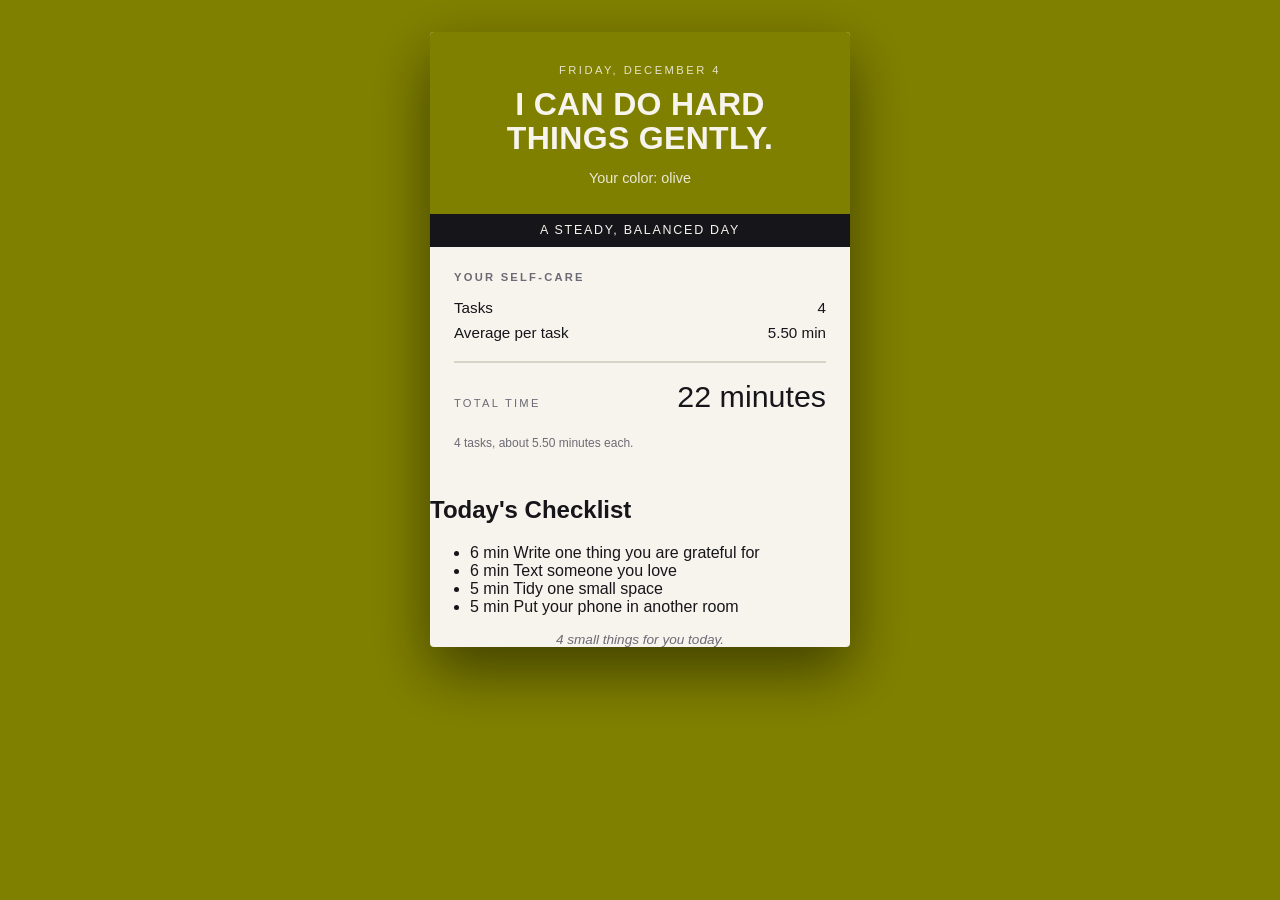
<file: Week9/index.html>
<!doctype html>
<html lang="en">
  <head>
    <meta charset="UTF-8" />
    <meta name="viewport" content="width=device-width, initial-scale=1.0" />
    <title>Show Page</title>
    <link rel="stylesheet" href="css/style.css" />
  </head>

  <body>
    <!-- Where Tuesday ended, plus one new empty element: the lineup list.
         If you kept your own file from Tuesday, use that one instead and just
         copy the <section class="lineup-wrap"> block below into it. -->

    <article class="affirmation-card">
      <header class="card-header">
        <p class="date" id="date-label"></p>
        <h1 class="affirmation-text" id="affirmation"></h1>
        <p class="color-note" id="color-line"></p>
      </header>

      <p class="status" id="day-message"></p>

      <section class="order">
        <h2>Your self-care</h2>

        <p class="line" id="tasks-line"></p>
        <p class="line" id="average-line"></p>

        <p class="total">
          <span>Total time</span>
          <strong id="total-time"></strong>
        </p>

        <p class="fine-print" id="fine-print"></p>
      </section>

      <section class="checklist">
        <h2>Today's Checklist</h2>
        <ul class="checklist" id="checklist"> </ul>
        <p class="tagline" id="tagline"></p>
      </section>
    </article>

    <script>
      /* ---------- Tuesday's code, so nobody is stuck ----------
         Everything below is where we finished last class. Today we replace
         the hard-coded facts at the top with randomly chosen ones. */

       const affirmations = [
        'I am allowed to take up space.',
        'Small steps still count.',
        'I can do hard things gently.',
        'Rest is part of the work.',
        'I am becoming who I want to be.',
        'Today does not have to be perfect.'
      ]

      const colors = [
        'teal',
        'sienna',
        'purple',
        'olive',
        'crimson'
      ]

      const selfCareTasks = [
        ' Drink a glass of water',
        ' Step outside for fresh air',
        ' Stretch your shoulders',
        ' Write one thing you are grateful for',
        ' Text someone you love',
        ' Tidy one small space',
        ' Put your phone in another room'
      ]

            /* =========================================================
         2. PICKING ONE AT RANDOM
         Math.random() gives a float from 0 up to (not including) 1.
         Multiply by the length, floor it, and you have a valid index.
         ========================================================= */

      function pickRandom(array) {
        return array[Math.floor(Math.random() * array.length)]
      }

      // whole number from min to max, including both
      function randomBetween(min, max) {
        return Math.floor(Math.random() * (max - min + 1)) + min
      }

      /* =========================================================
         3. A DIFFERENT SHOW EVERY RELOAD
         Same variable names as Tuesday -- only the right-hand side
         of each line has changed.
         ========================================================= */
      const affirmation = pickRandom(affirmations)
      const color = pickRandom(colors)

      // today's date, just for the label at the top
      const today = new Date()

      const dateLabel = today.toLocaleDateString('en-US', {
        weekday: 'long',
        month: 'long',
        day: 'numeric'
      })

      document.body.style.setProperty('--accent', color)

      const taskCount = randomBetween(3, 6) 

      // ternary
      const timeOfDay = today.getHours() < 12 ? 'this morning' : 'today'


     
      /* =========================================================
         6. A FOR LOOP OVER THE LINEUP
         ========================================================= */
      const start = randomBetween(0, selfCareTasks.length - 1)

      let checklistHTML = ''
      let totalMinutes = 0

      for (let i = 0; i < taskCount; i++) {
        const task = selfCareTasks[(start + i) % selfCareTasks.length]
        const minutes = randomBetween(1, 8)
        totalMinutes += minutes 

        // every other row striped
        const stripe = i % 2 === 1 ? 'stripe' : ''

        checklistHTML += `<li class="${stripe}"><span class="time">${minutes} min</span>${task}</li>`
      }

      const averageMinutes = totalMinutes / taskCount

      // booleans from comparisons
      const isGentleDay = totalMinutes < 10
      const isBigDay = totalMinutes > 25


      let dayMessage

      if (isBigDay) {
        dayMessage = 'A full day of looking after yourself'
      } else if (isGentleDay) {
        dayMessage = "A gentle day, and that's enough"
      } else {
        dayMessage = 'A steady, balanced day'
      }


      const tagline = `${taskCount} small things for you ${timeOfDay}.`
      /* =========================================================
         7. ON THE PAGE
         ========================================================= */

      document.querySelector('#date-label').textContent = dateLabel
      document.querySelector('#affirmation').textContent = affirmation
      document.querySelector('#color-line').textContent = `Your color: ${color}`
      document.querySelector('#day-message').textContent = dayMessage

      document.querySelector('#tasks-line').innerHTML =
        `<span>Tasks</span><span>${taskCount}</span>`

      document.querySelector('#average-line').innerHTML =
        `<span>Average per task</span><span>${averageMinutes.toFixed(2)} min</span>`


      document.querySelector('#total-time').textContent = `${totalMinutes} minutes`
      document.querySelector('#fine-print').textContent =
        `${taskCount} tasks, about ${averageMinutes.toFixed(2)} minutes each.`

      document.querySelector('#checklist').innerHTML = checklistHTML
      document.querySelector('#tagline').textContent = tagline

      console.log({ 
        affirmation, 
        color, 
        taskCount, 
        totalMinutes, 
        averageMinutes })
    </script>

  </body>
</html>
</file>
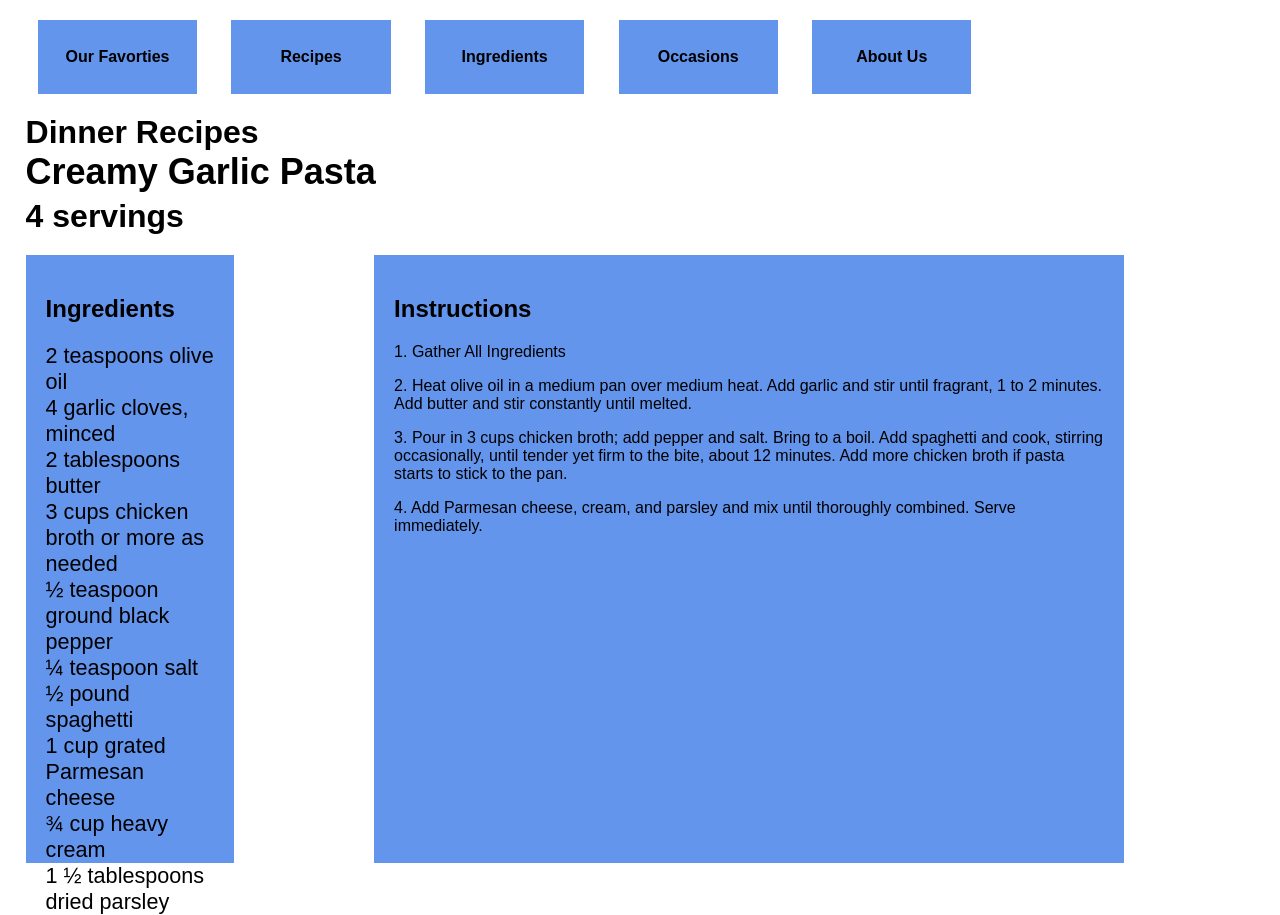
<file: Week3/HW3/index.html>
<!DOCTYPE html>
<html lang="en"></html>
<head>
    <meta charset="utf-8"/>
    <meta name="viewport" content="width=device-width, initial-scale=1" />
    <title>Creamy Garlic Pasta</title>
    <link rel="stylesheet" href="./css/styles.css" />
</head>

<body>
    <nav>
        <ul>
            <li><a href="#">Our Favorties</a></li>
            <li><a href="#">Recipes</a></li>
            <li><a href="#">Ingredients</a></li>
            <li><a href="#">Occasions</a></li>
            <li><a href="#">About Us</a></li>
        </ul>
    </nav>

    <header>
        <h2>Dinner Recipes</h2>
        <h1>Creamy Garlic Pasta</h1>
        <h2>4 servings</h2>
    </header>


    <main>
        <section class="ingredients">
            <h2>Ingredients</h2>
            <p>
              2 teaspoons olive oil<br />
              4 garlic cloves, minced<br />
              2 tablespoons butter<br />
              3 cups chicken broth or more as needed<br />
              &frac12; teaspoon ground black pepper<br />
              &frac14; teaspoon salt<br />
              &frac12; pound spaghetti<br />
              1 cup grated Parmesan cheese<br />
              &frac34; cup heavy cream<br />
              1 &frac12; tablespoons dried parsley
            </p>  
        </section>


        <section class="instructions">
            <h2>Instructions</h2>
            <p>1. Gather All Ingredients</p>
            <p>
              2. Heat olive oil in a medium pan over medium heat. Add garlic and
              stir until fragrant, 1 to 2 minutes. Add butter and stir constantly
              until melted.
            </p>
            <p>
              3. Pour in 3 cups chicken broth; add pepper and salt. Bring to a
              boil. Add spaghetti and cook, stirring occasionally, until tender yet
              firm to the bite, about 12 minutes. Add more chicken broth if pasta
              starts to stick to the pan.
            </p>
            <p>
              4. Add Parmesan cheese, cream, and parsley and mix until thoroughly
              combined. Serve immediately.
            </p>
          </section>
    </main>
</body>
</html>
</file>
<file: Week9/css/style.css>
/* ---------------------------------------------------------------
   The Fillmore East — show page
   Nothing in here needs changing today. The whole lesson happens
   in the <script> at the bottom of index.html.
   --------------------------------------------------------------- */

:root {
  --accent: #e0504f;
  --ink: #16151a;
  --paper: #f7f4ed;
  --muted: #6c6a75;
  --line: #d8d3c7;
  --ff-display: 'Oswald', 'Haettenschweiler', 'Arial Narrow', sans-serif;
  --ff-body: 'Helvetica Neue', Helvetica, Arial, sans-serif;
}

* {
  box-sizing: border-box;
}

body {
  margin: 0;
  padding: 2rem 1rem;
  background: var(--accent); 
  color: var(--ink);
  font-family: var(--ff-body);
  display: flex;
  justify-content: center;
  align-items: flex-start;
  min-height: 100vh;
}

.affirmation-card {
  background: var(--paper);
  width: 100%;
  max-width: 420px;
  border-radius: 4px;
  overflow: hidden;
  box-shadow: 0 24px 60px rgb(0 0 0 / 0.5);
}

/* ---------------------------------------------------------- card-header */

.card-header {
  background: var(--accent);
  color: var(--paper);
  padding: 2rem 1.5rem 1.75rem;
  text-align: center;
}

.card-header .date {
  margin: 0;
  font-size: 0.7rem;
  letter-spacing: 0.22em;
  text-transform: uppercase;
  opacity: 0.85;
}

.card-header .affirmation-text {
  font-family: var(--ff-display);
  font-size: 2rem;
  line-height: 1.05;
  margin: 0.75rem 0 0;
  text-transform: uppercase;
  letter-spacing: 0.01em;
}

.card-header .color-note {
  margin: 0.9rem 0 0;
  font-size: 0.9rem;
  opacity: 0.9;
}

/* ---------------------------------------------------------- status */

.status {
  margin: 0;
  padding: 0.6rem 1.5rem;
  background: var(--ink);
  color: var(--paper);
  font-size: 0.78rem;
  letter-spacing: 0.14em;
  text-transform: uppercase;
  text-align: center;
}

/* ----------------------------------------------------------- order */

.order {
  padding: 1.5rem;
}

.order h2 {
  font-size: 0.7rem;
  letter-spacing: 0.2em;
  text-transform: uppercase;
  color: var(--muted);
  margin: 0 0 1rem;
}

.line {
  display: flex;
  justify-content: space-between;
  gap: 1rem;
  margin: 0 0 0.5rem;
  font-size: 0.95rem;
}

/* an empty line should not leave a gap -- :empty matches an element
   with nothing in it at all, which is exactly what happens when we
   set its text to an empty string */
.line:empty {
  display: none;
}

.discount {
  color: #1f7a4d;
}

.total {
  display: flex;
  justify-content: space-between;
  align-items: baseline;
  gap: 1rem;
  margin: 1.25rem 0 0;
  padding-top: 1rem;
  border-top: 2px solid var(--line);
}

.total span {
  font-size: 0.7rem;
  letter-spacing: 0.2em;
  text-transform: uppercase;
  color: var(--muted);
}

.total strong {
  font-family: var(--ff-display);
  font-size: 1.9rem;
  font-weight: 500;
}

.fine-print {
  margin: 1.25rem 0 0;
  font-size: 0.75rem;
  line-height: 1.5;
  color: var(--muted);
}

/* ------------------------------------------------------------ 600 */

@media (max-width: 600px) {
  body {
    padding: 1rem 0.75rem;
  }

  .card-header .affirmation-text {
    font-size: 1.6rem;
  }
}

/* ---------------------------------------------------------- lineup
   Added for Thursday: the running order, built by a for loop.
   ------------------------------------------------------------------ */

.lineup-wrap {
  padding: 0 1.5rem 1.5rem;
}

.lineup-wrap h2 {
  font-size: 0.7rem;
  letter-spacing: 0.2em;
  text-transform: uppercase;
  color: var(--muted);
  margin: 0 0 0.5rem;
}

.lineup {
  list-style: none;
  margin: 0;
  padding: 0;
  border-top: 1px solid var(--line);
}

.lineup li {
  padding: 0.55rem 0.6rem;
  font-size: 0.92rem;
  border-bottom: 1px solid var(--line);
}

.lineup li.stripe {
  background: rgb(0 0 0 / 0.045);
}

.lineup li .time {
  display: inline-block;
  width: 4.5rem;
  color: var(--muted);
  font-size: 0.8rem;
  letter-spacing: 0.06em;
  text-transform: uppercase;
}

.headline-act {
  font-weight: 700;
}

.tagline {
  margin: 0.75rem 0 0;
  font-size: 0.85rem;
  font-style: italic;
  color: var(--muted);
  text-align: center;
}
</file>
<file: Week3/HW3/css/styles.css>
*{
    box-sizing: border-box;
}

body {
    font-family: Arial, Helvetica, sans-serif;
    margin: 0;
    padding: 20px 2%

}

nav ul{
    list-style: none;
    margin: 0;
    padding: 0 0 0 1%;
    width: 82%;
}

nav li{
    display: inline-block;
    width: 16%;
    margin: 0 3% 10px 0;
}

nav a {
    display: block;
    padding: 28px 0;
    background-color: cornflowerblue;
    color:black;
    font-size: 1.25 rem;
    font-weight: bold;
    text-align: center;
    text-decoration: none;
}

header {
    margin: 10px 0 20px 0;
  }
  
  header h1 {
    font-size: 2.25rem;
    margin: 0 0 5px 0;
  }
  
  header h2 {
    font-size: 2rem;
    margin: 0;
  }

.ingredients,
.instructions{
    display: inline-block;
    vertical-align: top;
    height: 38rem;
    background-color: cornflowerblue;
    padding: 20px;
}

.ingredients{
    width: 17%;
    min-width: 290 px;
    margin-right: 11%;
}

.instructions{
    width: 61%;
}

mainh2 {
    font-size: 2.25rem;
    margin: 0 0 10px 0;
}

.ingredients p {
    font-size: 1.35rem;
    margin: 0 0 35px 0;
}
</file>
